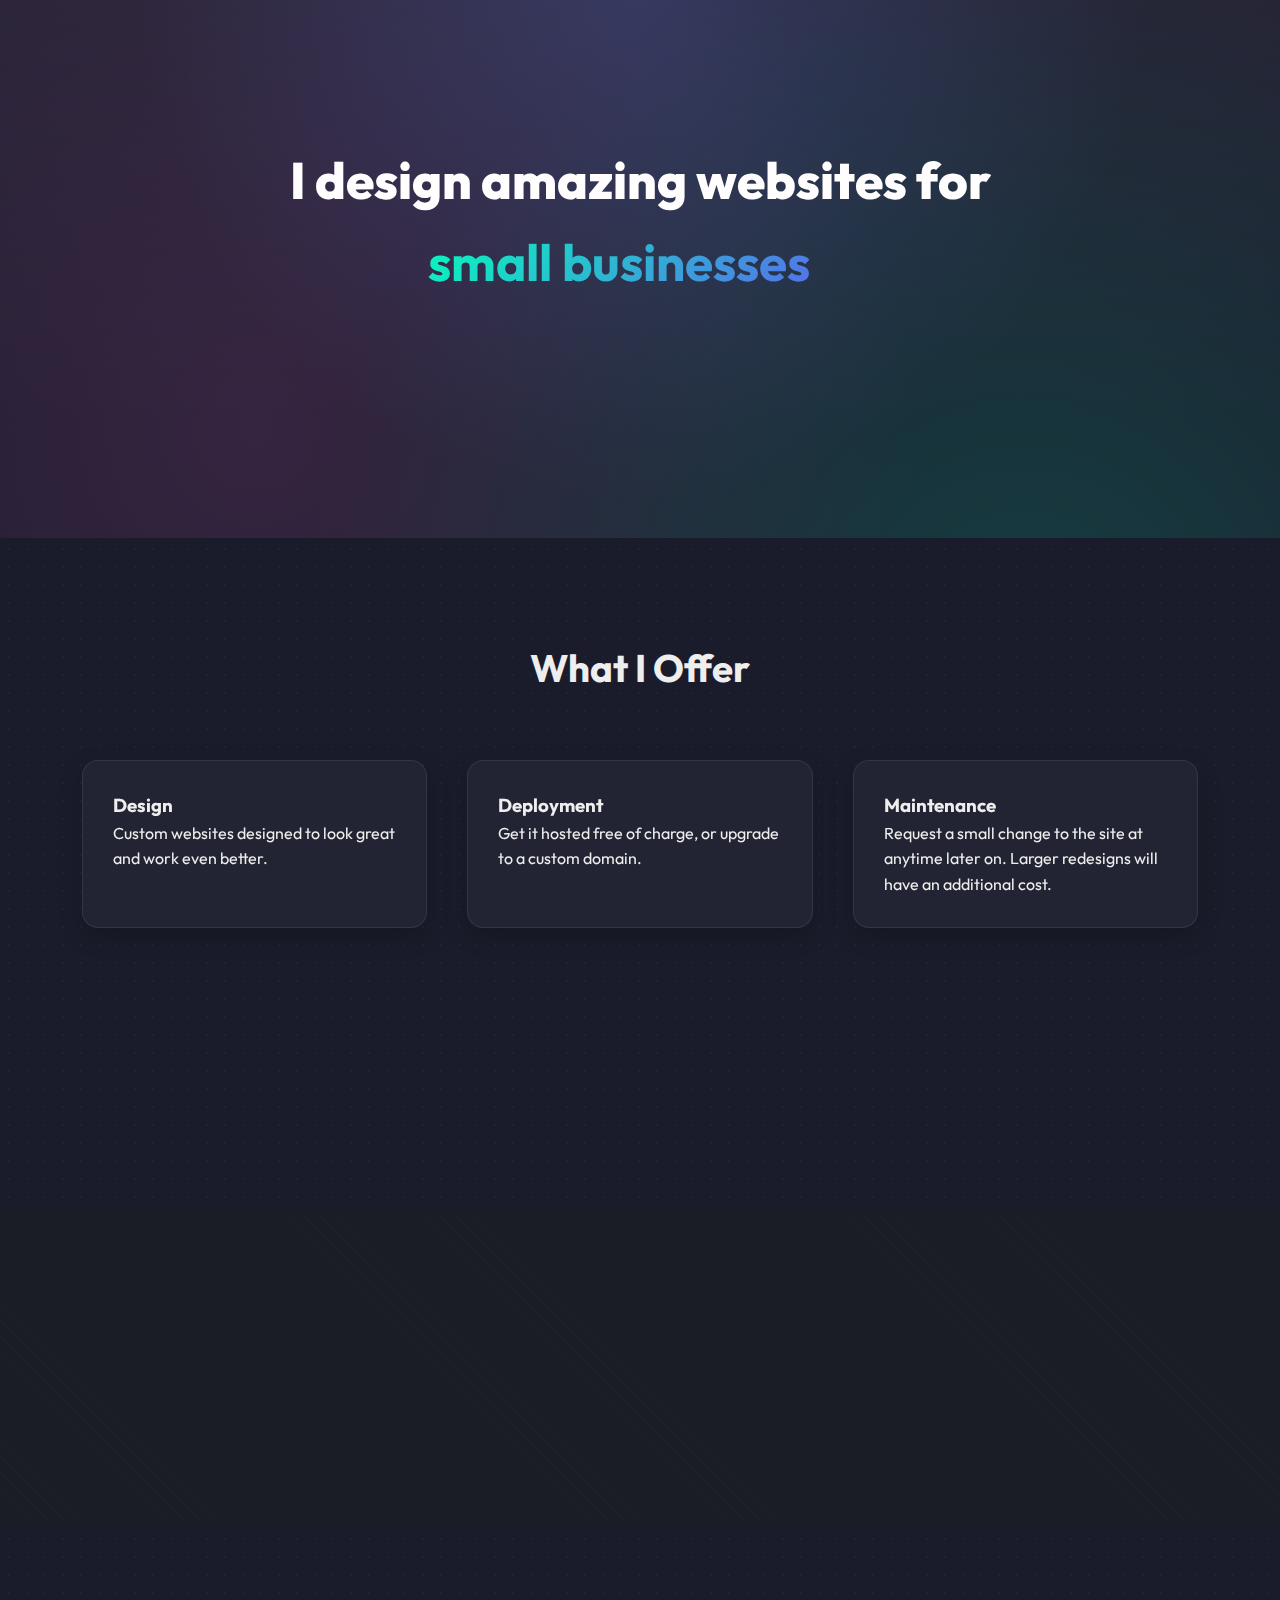
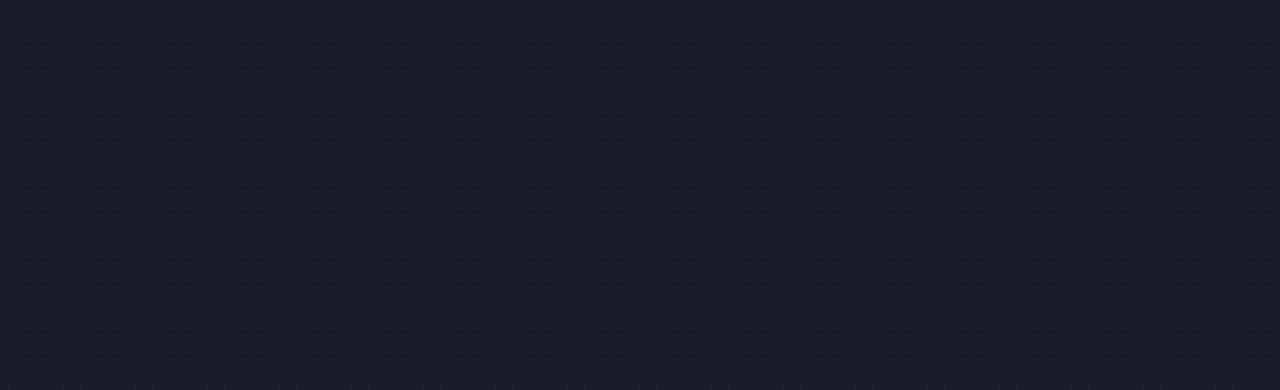
<file: index.html>
<!DOCTYPE html>
<html lang="en">
	<head>
		<meta charset="UTF-8"/>
		<meta name="viewport" content="width=device-width, initial-scale=1.0"/>
		<title>Hi</title>
		<link rel="stylesheet" href="style.css"/>
		<link href="https://fonts.googleapis.com/css2?family=Outfit:wght@400;600;800&display=swap" rel="stylesheet">
	</head>
	<body>
		<header class="hero">
			<div class="container">
				<h1 class="hero-title float">
					<span class="hero-line">
						I design amazing websites for 
						<span class="rotating-word gradient-text" id="rotating-word">small businesses</span>
					</span>
				</h1>
				<p class="hero-subtitle fade-in">Hand-crafted websites built for performance, beauty, and growth.</p>
				<a href="#contact" class="btn fade-in">Get a Website</a>
			</div>
		</header>
		<section class="section" id="services">
			<div class="container">
				<h2 class="section-title animate">What I Offer</h2>
				<div class="grid">
					<div class="card glass animate">
						<h3>Design</h3>
						<p>Custom websites designed to look great and work even better.</p>
					</div>
					<div class="card glass animate">
						<h3>Deployment</h3>
						<p>Get it hosted free of charge, or upgrade to a custom domain.</p>
					</div>
					<div class="card glass animate">
						<h3>Maintenance</h3>
						<p>Request a small change to the site at anytime later on. Larger redesigns will have an additional cost.</p>
					</div>
					<div class="card glass animate">
						<h3>Support</h3>
						<p>Contact me at anytime to get help or ask questions.</p>
					</div>
				</div>
		</section>
		<section class="section dark" id="examples">
			<div class="container">
				<h2 class="example-section-title animate">Your Website Could Look This Good</h2>
				<p class="animate" style="text-align: center;">The site you’re browsing is built entirely by me, design, layout, and performance. It’s a solid example of the quality and style I deliver to clients.</p>
				<p class="animate" style="text-align: center;">Project examples are on the way, but in the meantime, consider this site your first sample.</p>
			</div>
		</section>
		<section class="section contact dark animate" id="contact">
			<div class="container" style="display: flex; flex-direction: column; align-items: center; text-align: center;">
				<h2 class="section-title">Get Your Own Custom Website</h2>
				<p>I offer flexible pricing based on your needs. Contact me for a custom quote.</p>
				<br>
				<a href="mailto:websitebuilder@icloud.com?subject=Requesting%20Website&body=Hello%2C%0D%0A%0D%0AI%20would%20like%20to%20know%20how%20much%20it%20would%20cost%20to%20get%20a%20website%20built%20for%20my%20business." class="btn">Email Me</a>
			</div>
		</section>
		<script src="script.js"></script>
	</body>
</html>
</file>
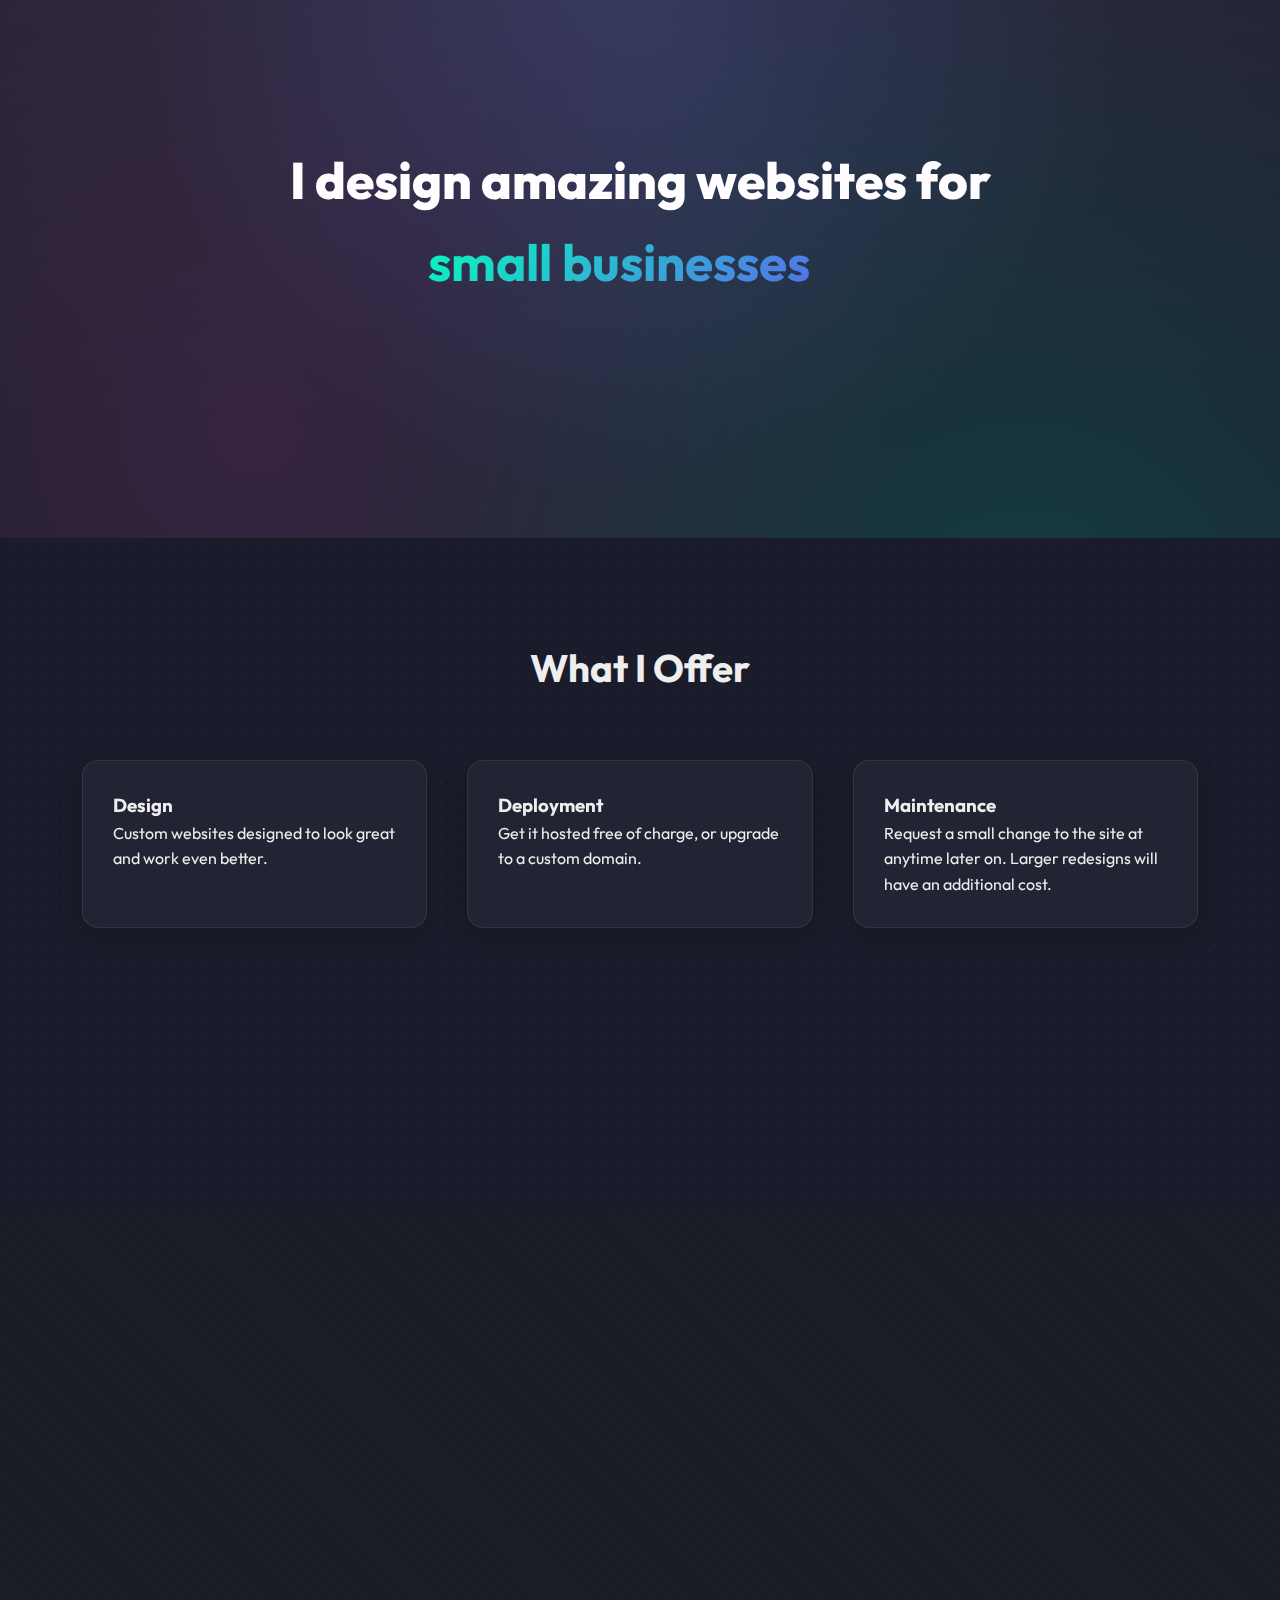
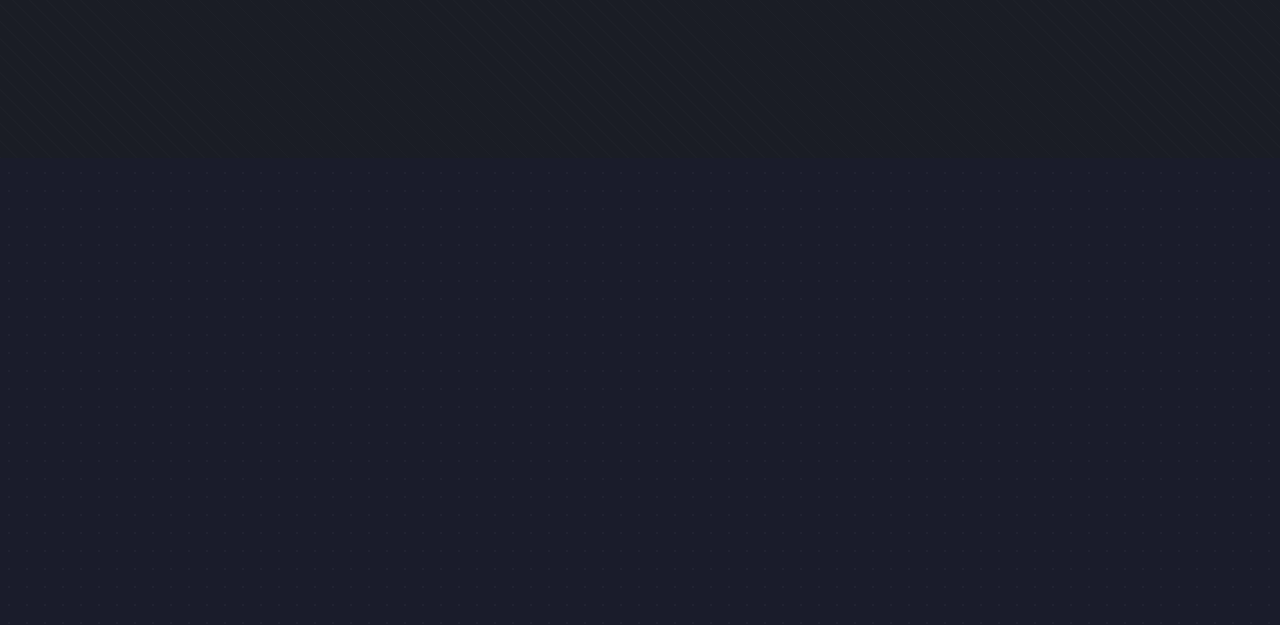
<file: html/index.html>
<!DOCTYPE html>
<html lang="en">
	<head>
		<meta charset="UTF-8"/>
		<meta name="viewport" content="width=device-width, initial-scale=1.0"/>
		<title>Hi</title>
		<link rel="stylesheet" href="style.css"/>
		<link href="https://fonts.googleapis.com/css2?family=Outfit:wght@400;600;800&display=swap" rel="stylesheet">
	</head>
	<body>
		<header class="hero">
			<div class="container">
				<h1 class="hero-title float">
					<span class="hero-line">
						I design amazing websites for 
						<span class="rotating-word gradient-text" id="rotating-word">small businesses</span>
					</span>
				</h1>
				<p class="hero-subtitle fade-in">Hand-crafted websites built for performance, beauty, and growth.</p>
				<a href="#contact" class="btn fade-in">Get a Website</a>
			</div>
		</header>
		<section class="section" id="services">
			<div class="container">
				<h2 class="section-title animate">What I Offer</h2>
				<div class="grid">
					<div class="card glass animate">
						<h3>Design</h3>
						<p>Custom websites designed to look great and work even better.</p>
					</div>
					<div class="card glass animate">
						<h3>Deployment</h3>
						<p>Get it hosted free of charge, or upgrade to a custom domain.</p>
					</div>
					<div class="card glass animate">
						<h3>Maintenance</h3>
						<p>Request a small change to the site at anytime later on. Larger redesigns will have an additional cost.</p>
					</div>
					<div class="card glass animate">
						<h3>Support</h3>
						<p>Contact me at anytime to get help or ask questions.</p>
					</div>
				</div>
		</section>
		<section class="section dark" id="examples">
			<div class="container">
				<h2 class="example-section-title animate">Examples</h2>
				<p class="animate" style="text-align: center; margin-bottom: 60px;">These are basic websites. If you would like, I can also make a website similar to this one, though it may take longer.</p>
				<div class="grid">
					<a href="/Examples/Gym/index.html" class="portfolio-item animate">Gym</a>
					<a href="/Examples/SaaS/index.html" class="portfolio-item animate">Software as a Service</a>
				</div>
			</div>
		</section>
		<section class="section contact dark animate" id="contact">
			<div class="container" style="display: flex; flex-direction: column; align-items: center; text-align: center;">
				<h2 class="section-title">Get Your Own Custom Website</h2>
				<p>I offer flexible pricing based on your needs. Contact me for a custom quote.</p>
				<br>
				<a href="mailto:websitebuilder@icloud.com?subject=Requesting%20Website&body=Hello%2C%0D%0A%0D%0AI%20would%20like%20to%20know%20how%20much%20it%20would%20cost%20to%20get%20a%20website%20built%20for%20my%20business." class="btn">Email Me</a>
			</div>
		</section>
		<script src="script.js"></script>
	</body>
</html>
</file>
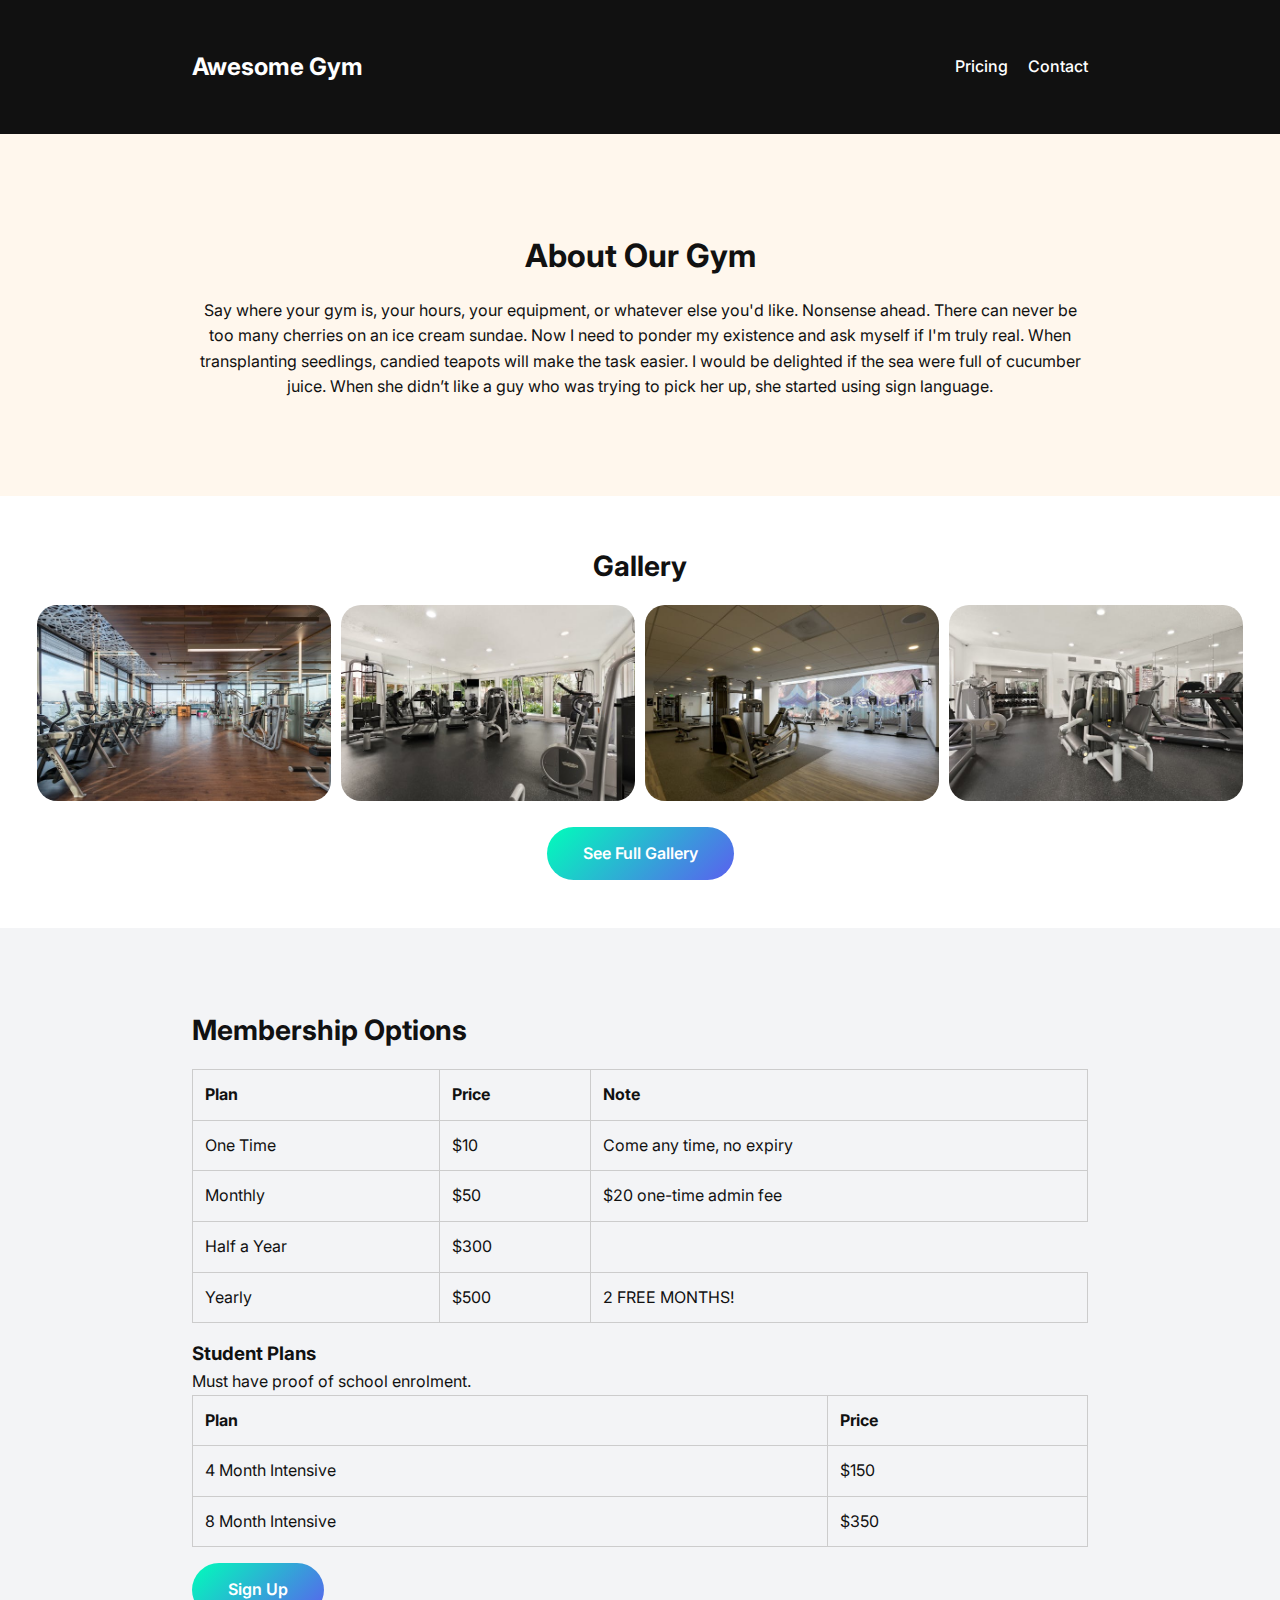
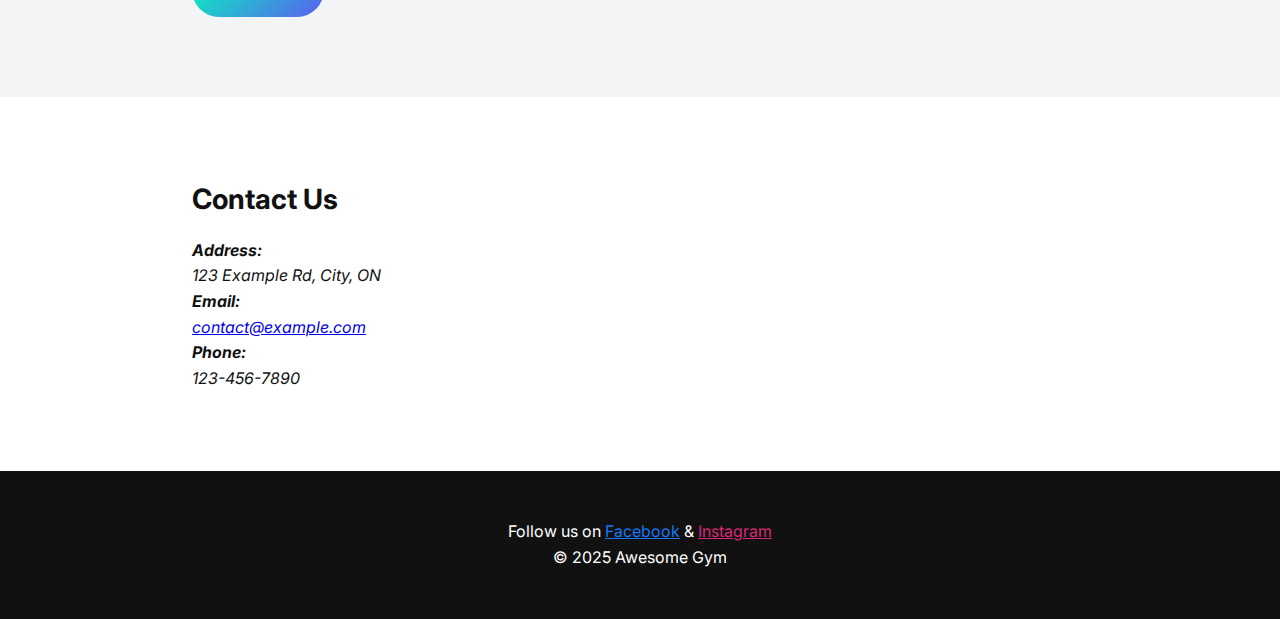
<file: Examples/Gym/index.html>
<!DOCTYPE html>
<html lang="en">
	<head>
		<meta charset="UTF-8" />
		<meta name="viewport" content="width=device-width, initial-scale=1.0"/>
		<title>Awesome Gym</title>
		<link href="https://fonts.googleapis.com/css2?family=Inter:wght@400;600;800&display=swap" rel="stylesheet">
		<link rel="stylesheet" href="styles.css">
	</head>
	<body>
		<header>
			<div class="container nav">
				<h1>Awesome Gym</h1>
				<nav>
					<a href="#pricing">Pricing</a>
					<a href="#contact">Contact</a>
				</nav>
			</div>
		</header>

		<section class="hero">
			<div class="container">
				<h2>About Our Gym</h2>
				<p>Say where your gym is, your hours, your equipment, or whatever else you'd like. Nonsense ahead. There can never be too many cherries on an ice cream sundae. Now I need to ponder my existence and ask myself if I'm truly real. When transplanting seedlings, candied teapots will make the task easier. I would be delighted if the sea were full of cucumber juice. When she didn’t like a guy who was trying to pick her up, she started using sign language.</p>
			</div>
		</section>

		<section class="gallsection">
			<div>
				<h2 style="text-align: center;">Gallery</h2>
				<div class="gallery">
					<img src="gym1.jpg" alt="Gym Interior">
					<img src="gym2.jpg" alt="Gym Interior">
					<img src="gym3.jpg" alt="Gym Interior">
					<img src="gym4.jpg" alt="Gym Interior">
				</div>
				<br>
				<div style="text-align: center;">
					<a href="gallery.html" class="btn">
						<p>See Full Gallery</p>
					</a>
				</div>
			</div>
		</section>

		<section id="pricing" class="section alt">
			<div class="container">
				<h2>Membership Options</h2>
				<table>
					<thead>
						<tr><th>Plan</th><th>Price</th><th>Note</th></tr>
					</thead>
					<tbody>
						<tr><td>One Time</td><td>$10</td><td>Come any time, no expiry</td></tr>
						<tr><td>Monthly</td><td>$50</td><td>$20 one-time admin fee</tr>
						<tr><td>Half a Year</td><td>$300</td></tr>
						<tr><td>Yearly</td><td>$500</td><td class="FREE">2 FREE MONTHS!</td></tr>
					</tbody>
				</table>
				<h3>Student Plans</h3>
				<p>Must have proof of school enrolment.
				<table>
					<thread>
						<tr><th>Plan</th><th>Price</th
					</thread>
					<tbody>
						<tr><td>4 Month Intensive</td><td>$150</td>
						<tr><td>8 Month Intensive</td><td>$350</td>
					</tbody>
				</table>
				<a class="btn" href="../Links/link.html" target="_blank">Sign Up</a>
			</div>
		</section>
		

		<section id="contact" class="section">
			<div class="container">
				<h2>Contact Us</h2>
				<div class="contact-grid">
					<address>
						<p><strong>Address:</strong><br>123 Example Rd, City, ON</p>
						<p><strong>Email:</strong><br><a href="mailto:contact@example.com">contact@example.com</a></p>
						<p><strong>Phone:</strong><br>123-456-7890</p>
					</address>
				</div>
			</div>
		</section>

		<footer>
			<div class="container">
				<p>Follow us on <a href="../Links/link.html" class="facebook">Facebook</a> & <a href="../Links/link.html" class="instagram">Instagram</a></p>
				<p>© 2025 Awesome Gym</p>
			</div>
		</footer>

		<script src="script.js"></script>
	</body>
</html>
</file>
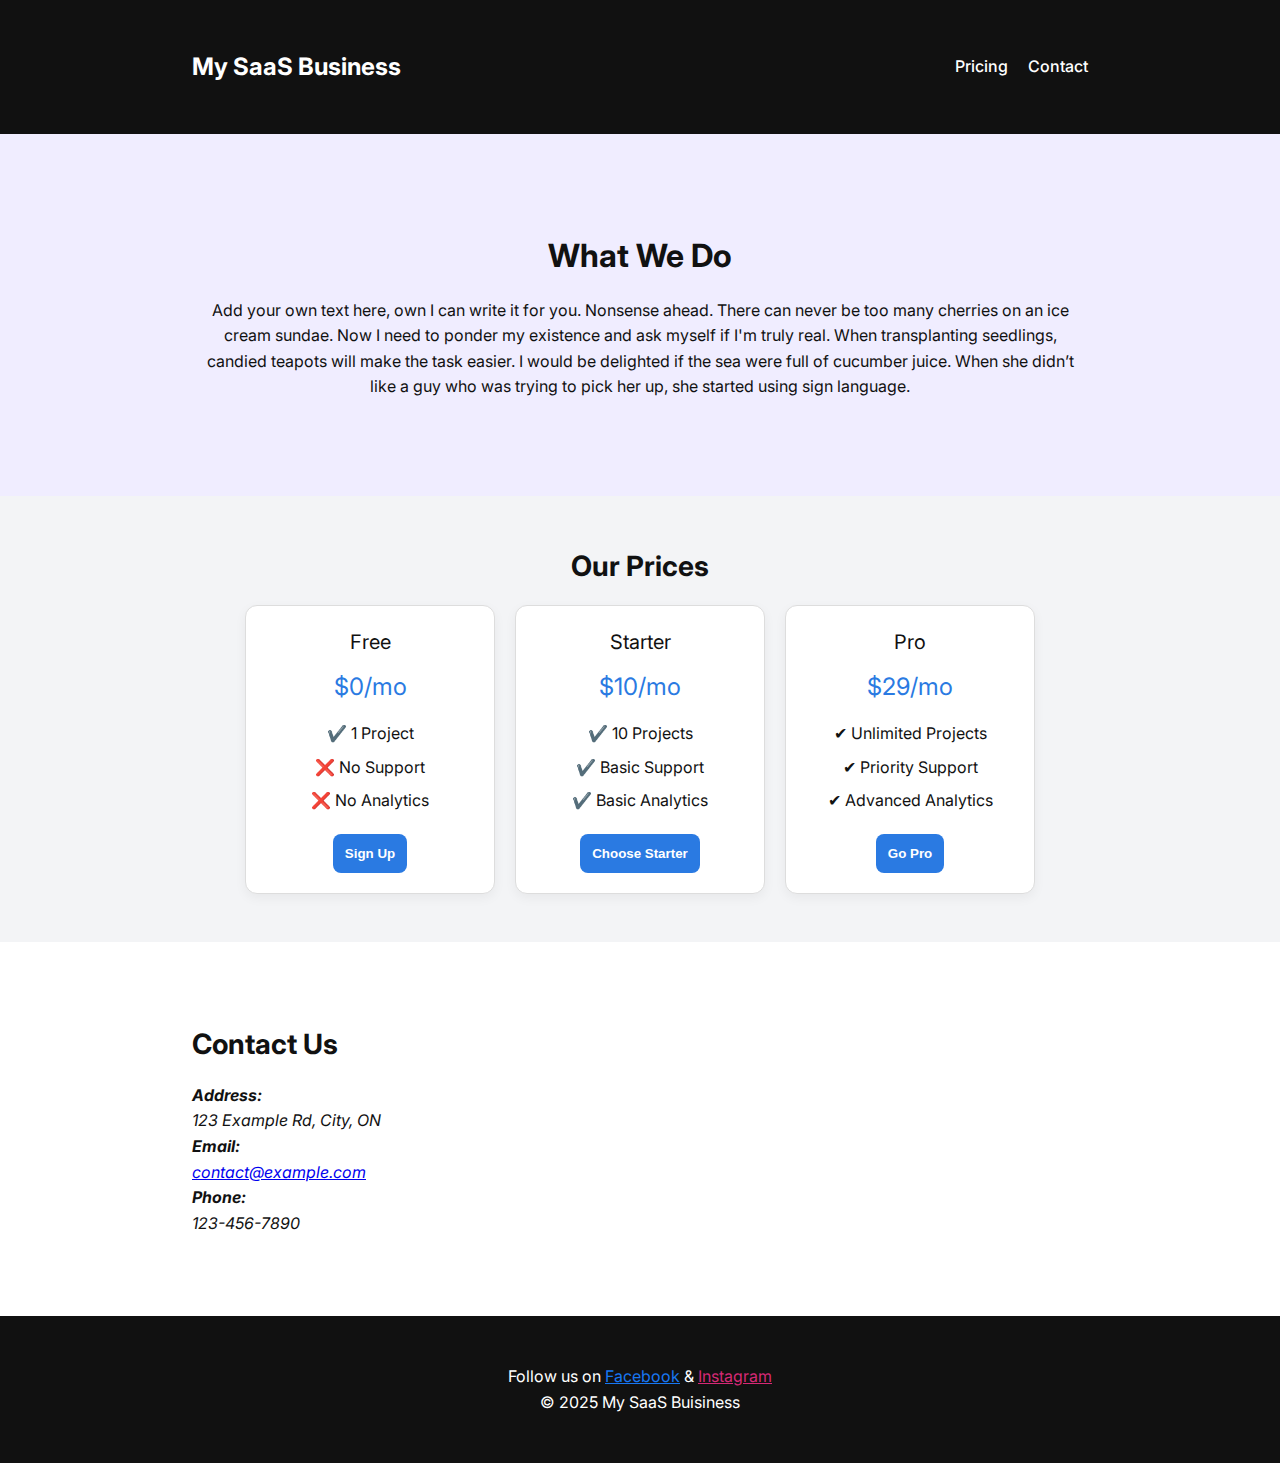
<file: Examples/SaaS/index.html>
<!DOCTYPE html>
<html lang="en">
	<head>
		<meta charset="UTF-8" />
		<meta name="viewport" content="width=device-width, initial-scale=1.0"/>
		<title>My SaaS Business</title>
		<link href="https://fonts.googleapis.com/css2?family=Inter:wght@400;600;800&display=swap" rel="stylesheet">
		<link rel="stylesheet" href="style.css">
	</head>
	<body>
		<header>
			<div class="container nav">
				<h1>My SaaS Business</h1>
				<nav>
					<a href="#pricing">Pricing</a>
					<a href="#contact">Contact</a>
				</nav>
			</div>
		</header>

		<section class="hero">
			<div class="container">
				<h2>What We Do</h2>
				<p>Add your own text here, own I can write it for you. Nonsense ahead. There can never be too many cherries on an ice cream sundae. Now I need to ponder my existence and ask myself if I'm truly real. When transplanting seedlings, candied teapots will make the task easier. I would be delighted if the sea were full of cucumber juice. When she didn’t like a guy who was trying to pick her up, she started using sign language.</p>
			</div>
		</section>

		<section id="pricing" class="section alt">
			<h2 style="text-align: center;">Our Prices</h2>
			<div class="plans-row">
				<div class="plan-card">
					<div class="plan-title">Free</div>
					<div class="plan-price">$0/mo</div>
					<ul class="plan-features">
						<li>✔️ 1 Project</li>
						<li>❌ No Support</li>
						<li>❌ No Analytics</li>
					</ul>
					<a href="../Links/link.html">
						<button class="plan-button">Sign Up</button>
					</a>
				</div>
				<div class="plan-card">
					<div class="plan-title">Starter</div>
					<div class="plan-price">$10/mo</div>
					<ul class="plan-features">
						<li>✔️ 10 Projects</li>
						<li>✔️ Basic Support</li>
						<li>✔️ Basic Analytics</li>
					</ul>
					<a href="../Links/link.html">
						<button class="plan-button">Choose Starter</button>
					</a>
				</div>
				<div class="plan-card">
					<div class="plan-title">Pro</div>
					<div class="plan-price">$29/mo</div>
					<ul class="plan-features">
						<li>✔ Unlimited Projects</li>
						<li>✔ Priority Support</li>
						<li>✔ Advanced Analytics</li>
					</ul>
					<a href="../Links/link.html">
						<button class="plan-button">Go Pro</button>
					</a>
				</div>
			</div>
		</section>

		<section id="contact" class="section">
			<div class="container">
				<h2>Contact Us</h2>
				<div class="contact-grid">
					<address>
						<p><strong>Address:</strong><br>123 Example Rd, City, ON</p>
						<p><strong>Email:</strong><br><a href="mailto:contact@example.com">contact@example.com</a></p>
						<p><strong>Phone:</strong><br>123-456-7890</p>
					</address>
				</div>
			</div>
		</section>

		<footer>
			<div class="container">
				<p>Follow us on <a href="../Links/link.html" class="facebook">Facebook</a> & <a href="../Links/link.html" class="instagram">Instagram</a></p>
				<p>© 2025 My SaaS Buisiness</p>
			</div>
		</footer>

		<script src="script.js"></script>
	</body>
</html>
</file>
<file: style.css>
* {
	margin: 0;
	padding: 0;
	box-sizing: border-box;
}

body {
	font-family: 'Outfit', sans-serif;
	background-color: #1a1c2b;
	color: #eee;
	line-height: 1.6;
	overflow-x: hidden;
	background-image: radial-gradient(rgba(255,255,255,0.03) 1px, transparent 0);
	background-size: 18px 18px;
}

.hero {
	position: relative;
	text-align: center;
	padding: 140px 20px 100px;
	overflow: hidden;
	z-index: 1;
	background:
	radial-gradient(circle at top center, rgba(100, 140, 255, 0.2), transparent 60%),
	radial-gradient(circle at 80% 120%, rgba(0, 255, 200, 0.15), transparent 60%),
	radial-gradient(circle at 20% 80%, rgba(255, 100, 220, 0.12), transparent 60%),
	#1a1c2b;
	background-size: 100% 100%;
	background-repeat: no-repeat;
	animation: backgroundShift 18s ease-in-out infinite;
}

.hero::before {
	content: '';
	position: absolute;
	inset: 0;
	z-index: 0;
	background: linear-gradient(to bottom, rgba(255, 180, 240, 0.05), transparent 80%);
	pointer-events: none;
}

.container {
	width: 90%;
	max-width: 1200px;
	margin: auto;
}

.hero-title {
	font-size: 3.2rem;
	font-weight: 800;
	color: white;
	margin-bottom: 20px;
}

@media (max-width: 500px) {
	.hero-title {
		font-size: 2rem;
	}
}

.float {
	animation: float 6s ease-in-out infinite;
}

.hero-line {
	display: inline-block;
	font-size: inherit;
}

.rotating-word {
	display: inline-block;
	transition: opacity 0.4s ease;
	font-weight: 700;
	white-space: nowrap;
	font-size: 1em;
	text-align: center;
}

@media screen and (min-width: 768px) and (max-width: 1000px) {
	.rotating-word {
		text-align: left;
	}
}

@media (min-width: 1100px) {
	.rotating-word {
		text-align: left;
	}
}

.gradient-text {
	background: linear-gradient(135deg, #00feba, #5b5fef);
	-webkit-background-clip: text;
	background-clip: text;
	-webkit-text-fill-color: transparent;
}

.hero-subtitle {
	font-size: 1.2rem;
	color: #aaa;
	max-width: 600px;
	margin: 0 auto 30px;
}

.fade-in {
	opacity: 0;
	animation: fadeIn ease 1.2s forwards;
	animation-delay: 0.4s;
}

.btn {
	display: inline-block;
	padding: 14px 36px;
	background: linear-gradient(135deg, #00feba, #5b5fef);
	color: white;
	border-radius: 50px;
	font-weight: 600;
	text-decoration: none;
	transition: all 0.3s ease;
}

.btn:hover {
	transform: scale(1.05);
	opacity: 0.9;
}

.section {
	padding: 100px 20px;
}

.section-title {
	font-size: 2.4rem;
	text-align: center;
	margin-bottom: 60px;
}

.example-section-title {
	font-size: 2.4rem;
	text-align: center;
}

.animate {
	opacity: 0;
	transform: translateY(40px);
	transition: all 0.8s ease-out;
}

.animate.visible {
	opacity: 1;
	transform: translateY(0);
}

.grid {
	display: grid;
	grid-template-columns: repeat(auto-fit, minmax(260px, 1fr));
	gap: 40px;
}

.card {
	padding: 30px;
	border-radius: 16px;
	transition: transform 0.3s ease;
}

.card:hover {
	transform: translateY(-6px);
}

.glass {
	background: rgba(255, 255, 255, 0.04);
	border: 1px solid rgba(255, 255, 255, 0.08);
	backdrop-filter: blur(12px);
	box-shadow: 0 8px 24px rgba(0, 0, 0, 0.2);
}

.dark {
	background-color: #1a1d25;
	background-image: repeating-linear-gradient(
		45deg,
		rgba(255,255,255,0.01) 0px,
		rgba(255,255,255,0.01) 1px,
		transparent 1px,
		transparent 12px
	);
}

.portfolio-item {
	background: linear-gradient(135deg, #5b5fef, #00feba);
	height: 200px;
	border-radius: 20px;
	display: flex;
	align-items: center;
	justify-content: center;
	font-weight: 600;
	font-size: 1.3rem;
	color: white;
	text-decoration: none;
	cursor: pointer;
	transition: transform 0.2s ease, box-shadow 0.2s ease;
	box-shadow: 0 4px 12px rgba(0, 0, 0, 0.2);
	padding: 20px;
}

a.portfolio-item:hover,
a.portfolio-item:focus {
	transform: scale(1.03);
	box-shadow: 0 6px 18px rgba(0, 0, 0, 0.3);
}

a.portfolio-item:active {
	transform: scale(0.98);
	box-shadow: 0 2px 6px rgba(0, 0, 0, 0.2);
}

@keyframes float {
	0%, 100% {transform: translateY(0);}
	50% {transform: translateY(-8px);}
}

@keyframes fadeIn {
	to  {opacity: 1;}
}

@keyframes backgroundShift {
	0% {background-position: center top, 80% 120%;}
	50% {background-position: center 105%, 82% 118%;}
	100% {background-position: center top, 80% 120%;}
}
</file>
<file: html/style.css>
* {
	margin: 0;
	padding: 0;
	box-sizing: border-box;
}

body {
	font-family: 'Outfit', sans-serif;
	background-color: #1a1c2b;
	color: #eee;
	line-height: 1.6;
	overflow-x: hidden;
	background-image: radial-gradient(rgba(255,255,255,0.03) 1px, transparent 0);
	background-size: 18px 18px;
}

.hero {
	position: relative;
	text-align: center;
	padding: 140px 20px 100px;
	overflow: hidden;
	z-index: 1;
	background:
	radial-gradient(circle at top center, rgba(100, 140, 255, 0.2), transparent 60%),
	radial-gradient(circle at 80% 120%, rgba(0, 255, 200, 0.15), transparent 60%),
	radial-gradient(circle at 20% 80%, rgba(255, 100, 220, 0.12), transparent 60%),
	#1a1c2b;
	background-size: 100% 100%;
	background-repeat: no-repeat;
	animation: backgroundShift 18s ease-in-out infinite;
}

.hero::before {
	content: '';
	position: absolute;
	inset: 0;
	z-index: 0;
	background: linear-gradient(to bottom, rgba(255, 180, 240, 0.05), transparent 80%);
	pointer-events: none;
}

.container {
	width: 90%;
	max-width: 1200px;
	margin: auto;
}

.hero-title {
	font-size: 3.2rem;
	font-weight: 800;
	color: white;
	margin-bottom: 20px;
}

@media (max-width: 500px) {
	.hero-title {
		font-size: 2rem;
	}
}

.float {
	animation: float 6s ease-in-out infinite;
}

.hero-line {
	display: inline-block;
	font-size: inherit;
}

.rotating-word {
	display: inline-block;
	transition: opacity 0.4s ease;
	font-weight: 700;
	white-space: nowrap;
	font-size: 1em;
	text-align: center;
}

@media screen and (min-width: 768px) and (max-width: 1000px) {
	.rotating-word {
		text-align: left;
	}
}

@media (min-width: 1100px) {
	.rotating-word {
		text-align: left;
	}
}

.gradient-text {
	background: linear-gradient(135deg, #00feba, #5b5fef);
	-webkit-background-clip: text;
	background-clip: text;
	-webkit-text-fill-color: transparent;
}

.hero-subtitle {
	font-size: 1.2rem;
	color: #aaa;
	max-width: 600px;
	margin: 0 auto 30px;
}

.fade-in {
	opacity: 0;
	animation: fadeIn ease 1.2s forwards;
	animation-delay: 0.4s;
}

.btn {
	display: inline-block;
	padding: 14px 36px;
	background: linear-gradient(135deg, #00feba, #5b5fef);
	color: white;
	border-radius: 50px;
	font-weight: 600;
	text-decoration: none;
	transition: all 0.3s ease;
}

.btn:hover {
	transform: scale(1.05);
	opacity: 0.9;
}

.section {
	padding: 100px 20px;
}

.section-title {
	font-size: 2.4rem;
	text-align: center;
	margin-bottom: 60px;
}

.example-section-title {
	font-size: 2.4rem;
	text-align: center;
}

.animate {
	opacity: 0;
	transform: translateY(40px);
	transition: all 0.8s ease-out;
}

.animate.visible {
	opacity: 1;
	transform: translateY(0);
}

.grid {
	display: grid;
	grid-template-columns: repeat(auto-fit, minmax(260px, 1fr));
	gap: 40px;
}

.card {
	padding: 30px;
	border-radius: 16px;
	transition: transform 0.3s ease;
}

.card:hover {
	transform: translateY(-6px);
}

.glass {
	background: rgba(255, 255, 255, 0.04);
	border: 1px solid rgba(255, 255, 255, 0.08);
	backdrop-filter: blur(12px);
	box-shadow: 0 8px 24px rgba(0, 0, 0, 0.2);
}

.dark {
	background-color: #1a1d25;
	background-image: repeating-linear-gradient(
		45deg,
		rgba(255,255,255,0.01) 0px,
		rgba(255,255,255,0.01) 1px,
		transparent 1px,
		transparent 12px
	);
}

.portfolio-item {
	background: linear-gradient(135deg, #5b5fef, #00feba);
	height: 200px;
	border-radius: 20px;
	display: flex;
	align-items: center;
	justify-content: center;
	font-weight: 600;
	font-size: 1.3rem;
	color: white;
	text-decoration: none;
	cursor: pointer;
	transition: transform 0.2s ease, box-shadow 0.2s ease;
	box-shadow: 0 4px 12px rgba(0, 0, 0, 0.2);
	padding: 20px;
}

a.portfolio-item:hover,
a.portfolio-item:focus {
	transform: scale(1.03);
	box-shadow: 0 6px 18px rgba(0, 0, 0, 0.3);
}

a.portfolio-item:active {
	transform: scale(0.98);
	box-shadow: 0 2px 6px rgba(0, 0, 0, 0.2);
}

@keyframes float {
	0%, 100% {transform: translateY(0);}
	50% {transform: translateY(-8px);}
}

@keyframes fadeIn {
	to  {opacity: 1;}
}

@keyframes backgroundShift {
	0% {background-position: center top, 80% 120%;}
	50% {background-position: center 105%, 82% 118%;}
	100% {background-position: center top, 80% 120%;}
}
</file>
<file: Examples/Gym/styles.css>
:root {
	--primary: #f97316;	/* Orange */
	--dark: #111111;	/* Deep black */
	--bg: #ffffff;		/* Complete white */
	--text: #111111;	/* Deep black */
	--alt-bg: #f3f4f6;	/* Very light gray, hint of blue */
	--accent: #fff7ed;	/* Very light orange */
	--font: 'Inter', sans-serif;
}

* {
	box-sizing: border-box;
	margin: 0;
	padding: 0;
}

body {
	font-family: var(--font);
	line-height: 1.6;
	color: var(--text);
	background: var(--bg);
}

header {
	background: var(--dark);
	color: white;
	padding: 1rem 0;
}

header h1 {
	font-size: 1.5rem;
}

h2 {
	font-size: 1.75rem;
	margin-bottom: 1rem;
}

table {
	width: 100%;
	border-collapse: collapse;
	margin-bottom: 1rem;
}

th, td {
	border: 1px solid #ccc;
	padding: 0.75rem;
	text-align: left;
}

footer {
	background: var(--dark);
	color: white;
	padding: 1rem 0;
	text-align: center;
}

.facebook {
	color: #1877F2; /* Facebook blue */
}

.instagram {
	color: #d62976; /* Instagram pink */
}

.container {
	max-width: 960px;
	margin: auto;
	padding: 2rem;
}

.nav {
	display: flex;
	justify-content: space-between;
	align-items: center;
}

nav a {
	color: white;
	margin-left: 1rem;
	text-decoration: none;
	font-weight: 500;
}

nav a:hover {
	text-decoration: underline;
}
	
.hero {
	background: var(--accent);
	padding: 4rem 2rem;
	text-align: center;
}

.hero h2 {
	font-size: 2rem;
	margin-bottom: 1rem;
	color: var(--dark);
}

.section {
	padding: 3rem 2rem;
}

.section.alt {
	background: var(--alt-bg);
}

.contact-grid {
	display: flex;
	flex-direction: column;
	gap: 2rem;
}

.gallsection {
	padding: 3rem 2rem;
}

@media (max-width: 500px) {
	.gallsection {
		padding: 3rem 0;
	}
}

.gallery {
	display: flex;
	justify-content: center;
}

@media (max-width: 500px) {
	img {
		width: 100vw;
		border-radius: 20px;
		margin: 0;
	}
	.gallery {
		flex-direction: column;
		gap: 1rem;
	}
}

@media (min-width: 500px) {
	img {
		width: 23vw;
		border-radius: 20px;
		margin: auto;
	}
}

.btn {
	display: inline-block;
	padding: 14px 36px;
	background: linear-gradient(135deg, #00feba, #5b5fef);
	color: white;
	border-radius: 50px;
	font-weight: 600;
	text-decoration: none;
	transition: all 0.3s ease;
}
.btn:hover {
	transform: scale(1.05);
	opacity: 0.9;
}
</file>
<file: Examples/SaaS/style.css>
:root {
	--dark: #111111;	/* Deep black */
	--bg: #ffffff;		/* Complete white */
	--text: #111111;	/* Deep black */
	--alt-bg: #f3f4f6;	/* Very light gray, hint of blue */
	--accent: #f0edff;	/* Very light orange */
	--font: 'Inter', sans-serif;
}

* {
	box-sizing: border-box;
	margin: 0;
	padding: 0;
}

body {
	font-family: var(--font);
	line-height: 1.6;
	color: var(--text);
	background: var(--bg);
}

header {
	background: var(--dark);
	color: white;
	padding: 1rem 0;
}

header h1 {
	font-size: 1.5rem;
}

h2 {
	font-size: 1.75rem;
	margin-bottom: 1rem;
}

table {
	width: 100%;
	border-collapse: collapse;
	margin-bottom: 1rem;
}

th, td {
	border: 1px solid #ccc;
	padding: 0.75rem;
	text-align: left;
}

footer {
	background: var(--dark);
	color: white;
	padding: 1rem 0;
	text-align: center;
}

.facebook {
	color: #1877F2; /* Facebook blue */
}

.instagram {
	color: #d62976; /* Instagram pink */
}

.container {
	max-width: 960px;
	margin: auto;
	padding: 2rem;
}

.nav {
	display: flex;
	justify-content: space-between;
	align-items: center;
}

nav a {
	color: white;
	margin-left: 1rem;
	text-decoration: none;
	font-weight: 500;
}

nav a:hover {
	text-decoration: underline;
}
	
.hero {
	background: var(--accent);
	padding: 4rem 2rem;
	text-align: center;
}

.hero h2 {
	font-size: 2rem;
	margin-bottom: 1rem;
	color: var(--dark);
}

.section {
	padding: 3rem 2rem;
}

.section.alt {
	background: var(--alt-bg);
}

.contact-grid {
	display: flex;
	flex-direction: column;
	gap: 2rem;
}

.plans-row {
	display: flex;
	gap: 20px;
	justify-content: center;
	flex-wrap: wrap; /* Responsive */
}

.plan-card {
	background: white;
	border: 1px solid #ddd;
	border-radius: 12px;
	padding: 20px;
	width: 250px;
	box-shadow: 0 4px 12px rgba(0,0,0,0.05);
	text-align: center;
	transition: transform 0.2s;
}

.plan-title {
	font-size: 1.25em;
	margin-bottom: 10px;
}

.plan-price {
	font-size: 1.5em;
	margin-bottom: 15px;
	color: #2a7ae2;
}

.plan-features {
	list-style: none;
	padding: 0;
	margin: 0 0 20px 0;
}

.plan-features li {
	margin: 8px 0;
}

.plan-button {
	background: #2a7ae2;
	color: white;
	border: none;
	font-weight: bold;
	padding: 10px 15px;
	border-radius: 8px;
	cursor: pointer;
	padding: 0.75rem;
	text-decoration: none;

}

.plan-button:hover {
	background: #1d5fc1;
	transform: translateY(-1px);
}

@media (max-width: 500px) {
	.plan-card {
		width: 100vw;
	}
}
</file>
